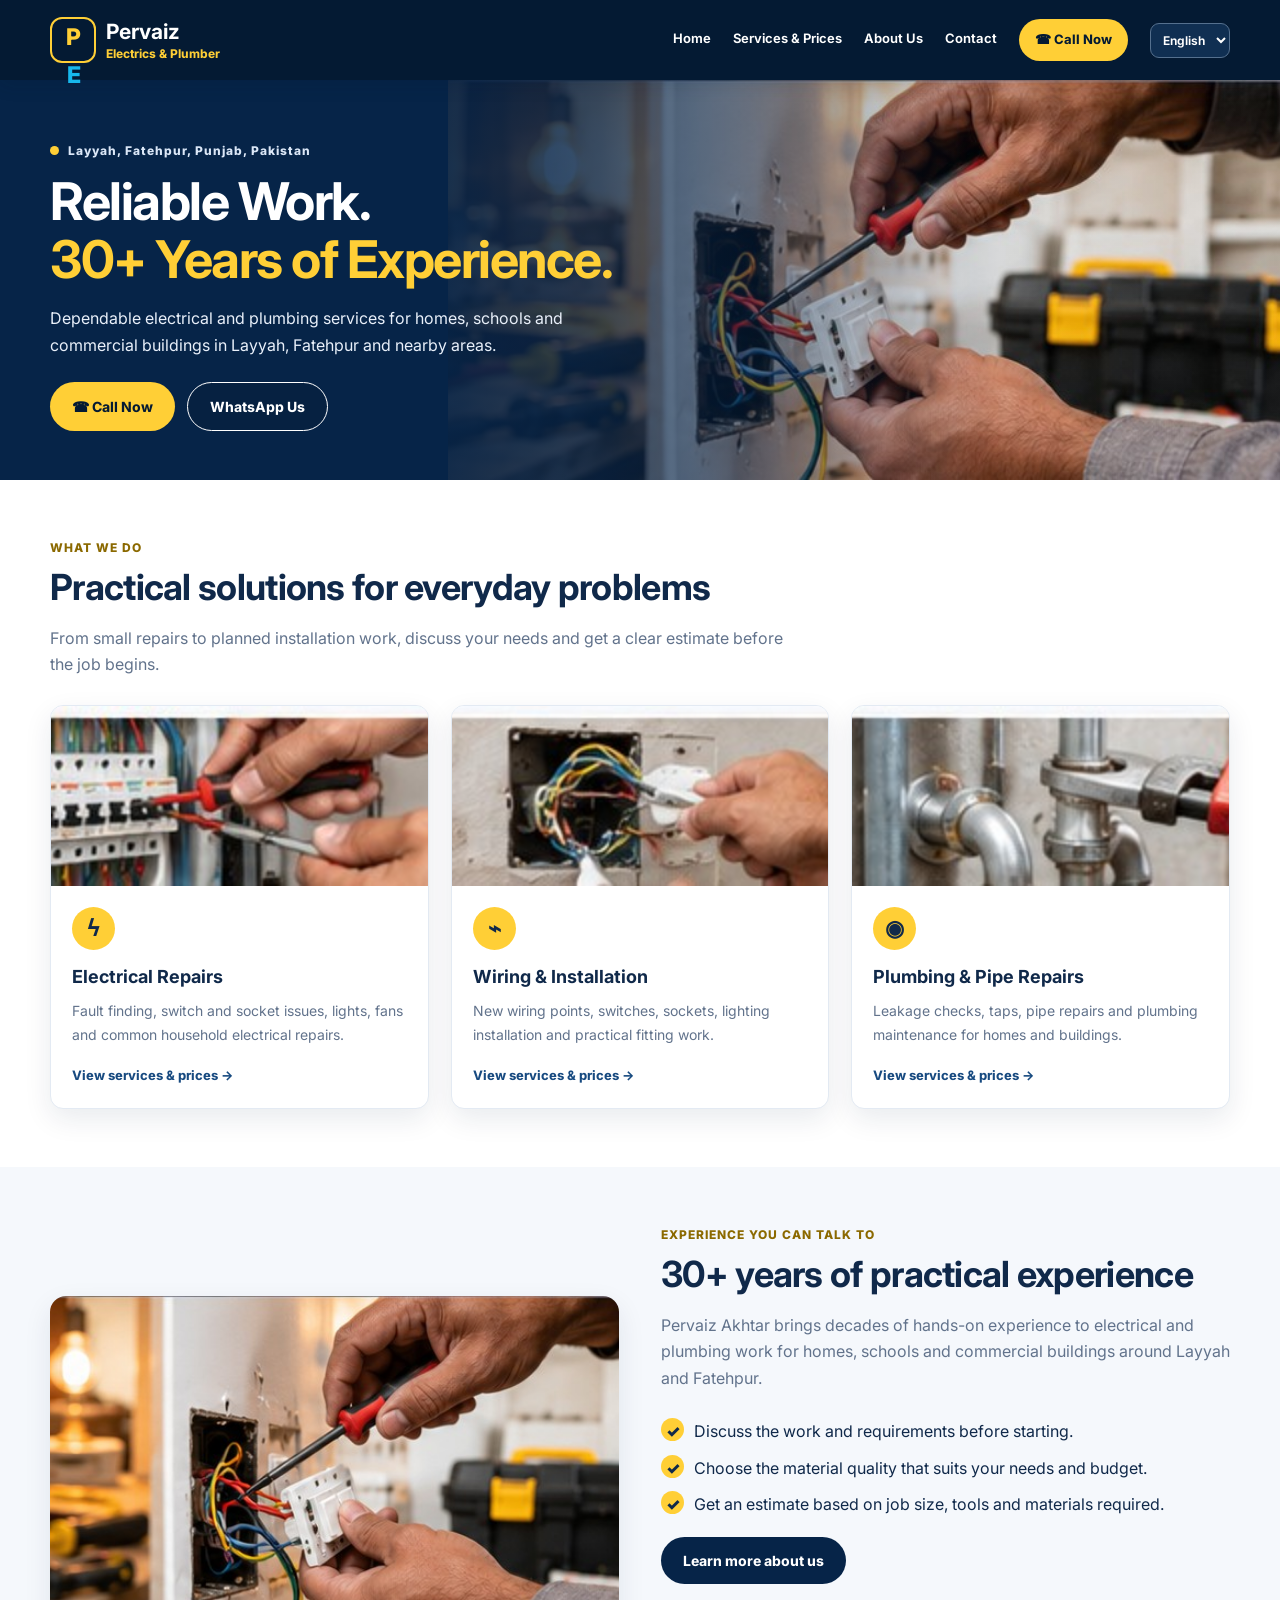
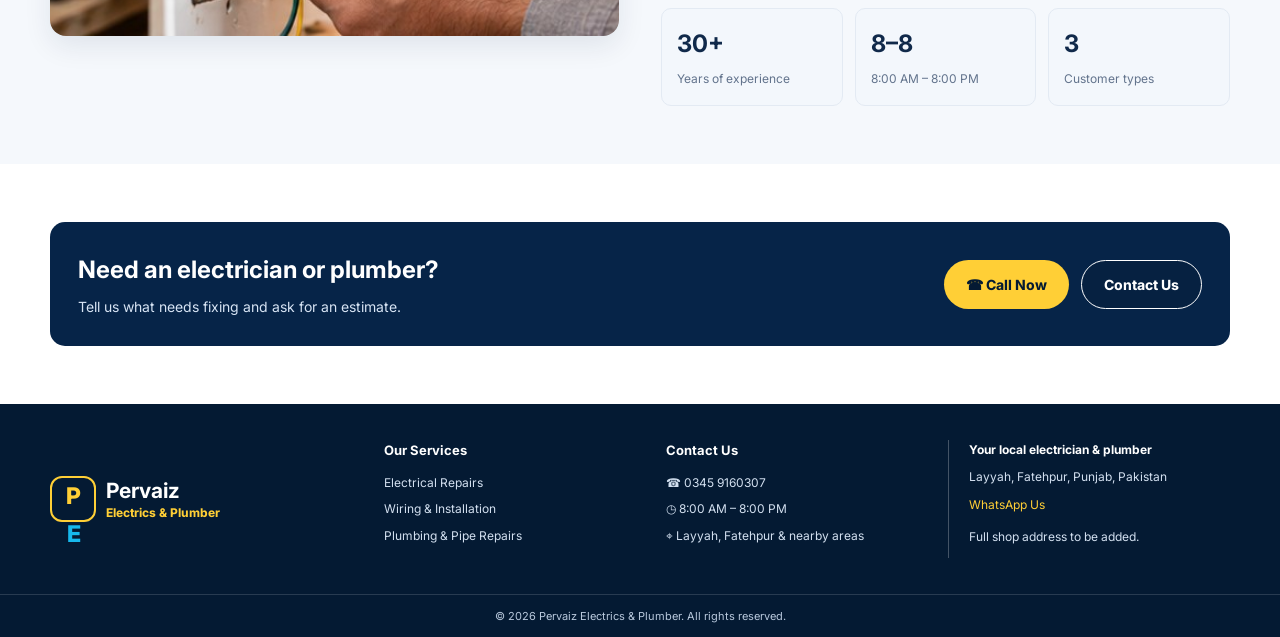
<file: index.html>
<!doctype html><html lang="en" dir="ltr"><head><meta charset="utf-8"><meta name="viewport" content="width=device-width,initial-scale=1"><meta name="description" content="Home - Pervaiz Electrics & Plumber, Layyah and Fatehpur."><title>Home | Pervaiz Electrics &amp; Plumber</title><link rel="stylesheet" href="style.css"></head><body data-page="home"><header class="site-header"><div class="container nav-wrap"><a class="brand" href="index.html"><span class="brand-symbol">P<span>E</span></span><span class="brand-text"><strong>Pervaiz</strong><span>Electrics &amp; Plumber</span></span></a><button class="menu-toggle" aria-label="Open menu" aria-expanded="false">☰</button><nav class="main-nav"><a data-nav="home" href="index.html" data-i18n="navHome">Home</a><a data-nav="services" href="services.html" data-i18n="navServices">Services &amp; Prices</a><a data-nav="about" href="about.html" data-i18n="navAbout">About Us</a><a data-nav="contact" href="contact.html" data-i18n="navContact">Contact</a><a class="nav-call" href="tel:+923459160307" data-i18n="callNow">☎ Call Now</a><select id="languageSelect" class="language-select" aria-label="Choose language"><option value="en">English</option><option value="ur">اردو</option></select></nav></div></header><main><section class="hero"><div class="container"><div class="hero-content"><p class="eyebrow" data-i18n="location">Layyah, Fatehpur, Punjab, Pakistan</p><h1 data-i18n="heroTitle">Reliable Work.<br><span>30+ Years of Experience.</span></h1><p data-i18n="heroDesc">Dependable electrical and plumbing services for homes, schools and commercial buildings in Layyah, Fatehpur and nearby areas.</p><div class="actions"><a class="button button-yellow" href="tel:+923459160307" data-i18n="callNow">☎ Call Now</a><a class="button button-outline" href="https://wa.me/923459160307" target="_blank" rel="noopener" data-i18n="whatsapp">WhatsApp Us</a></div></div></div></section>
<section class="section"><div class="container"><div class="section-head"><div class="kicker" data-i18n="whatWeDo">What We Do</div><h2 data-i18n="homeServicesTitle">Practical solutions for everyday problems</h2><p data-i18n="homeServicesDesc">From small repairs to planned installation work, discuss your needs and get a clear estimate before the job begins.</p></div><div class="grid-3">
<article class="card"><img src="assets/electrical-repairs.jpg" alt="Electrical repair work"><div class="card-body"><div class="icon-circle">ϟ</div><h3 data-i18n="electrical">Electrical Repairs</h3><p data-i18n="electricalDesc">Fault finding, switch and socket issues, lights, fans and common household electrical repairs.</p><a class="text-link" href="services.html" data-i18n="viewPrices">View services &amp; prices →</a></div></article>
<article class="card"><img src="assets/wiring-installation.jpg" alt="House wiring work"><div class="card-body"><div class="icon-circle">⌁</div><h3 data-i18n="wiring">Wiring &amp; Installation</h3><p data-i18n="wiringDesc">New wiring points, switches, sockets, lighting installation and practical fitting work.</p><a class="text-link" href="services.html" data-i18n="viewPrices">View services &amp; prices →</a></div></article>
<article class="card"><img src="assets/plumbing-repairs.jpg" alt="Plumbing pipe repair"><div class="card-body"><div class="icon-circle">◉</div><h3 data-i18n="plumbing">Plumbing &amp; Pipe Repairs</h3><p data-i18n="plumbingDesc">Leakage checks, taps, pipe repairs and plumbing maintenance for homes and buildings.</p><a class="text-link" href="services.html" data-i18n="viewPrices">View services &amp; prices →</a></div></article></div></div></section>
<section class="section section-alt"><div class="container split"><div class="split-image"><img src="assets/hero-electrician.jpg" alt="Hands-on electrical repair"></div><div><div class="kicker" data-i18n="aboutKicker">Experience you can talk to</div><div class="section-head"><h2 data-i18n="aboutTitle">30+ years of practical experience</h2><p data-i18n="aboutDesc">Pervaiz Akhtar brings decades of hands-on experience to electrical and plumbing work for homes, schools and commercial buildings around Layyah and Fatehpur.</p></div><ul class="check-list"><li data-i18n="aboutPoint1">Discuss the work and requirements before starting.</li><li data-i18n="aboutPoint2">Choose the material quality that suits your needs and budget.</li><li data-i18n="aboutPoint3">Get an estimate based on job size, tools and materials required.</li></ul><a class="button button-dark" href="about.html" data-i18n="learnAbout">Learn more about us</a><div class="stats"><div class="stat"><strong>30+</strong><span data-i18n="yearsExperience">Years of experience</span></div><div class="stat"><strong>8–8</strong><span data-i18n="hours">8 AM – 8 PM</span></div><div class="stat"><strong>3</strong><span data-i18n="customerTypes">Customer types</span></div></div></div></div></section>
<section class="section"><div class="container"><div class="cta-band"><div><h2 data-i18n="ctaTitle">Need an electrician or plumber?</h2><p data-i18n="ctaDesc">Tell us what needs fixing and ask for an estimate.</p></div><div class="actions" style="margin:0"><a class="button button-yellow" href="tel:+923459160307" data-i18n="callNow">Call Now</a><a class="button button-outline" href="contact.html" data-i18n="contactUs">Contact Us</a></div></div></div></section></main><footer class="site-footer"><div class="container footer-grid"><a class="brand" href="index.html"><span class="brand-symbol">P<span>E</span></span><span class="brand-text"><strong>Pervaiz</strong><span>Electrics &amp; Plumber</span></span></a><div class="footer-column"><h3 data-i18n="footerServices">Our Services</h3><a href="services.html" data-i18n="electrical">Electrical Repairs</a><a href="services.html" data-i18n="wiring">Wiring &amp; Installation</a><a href="services.html" data-i18n="plumbing">Plumbing &amp; Pipe Repairs</a></div><div class="footer-column"><h3 data-i18n="footerContact">Contact Us</h3><a href="tel:+923459160307">☎ 0345 9160307</a><span>◷ <span data-i18n="hours">8:00 AM – 8:00 PM</span></span><span>⌖ <span data-i18n="areas">Layyah, Fatehpur &amp; nearby areas</span></span></div><div class="footer-trust"><strong data-i18n="footerTag">Your local electrician &amp; plumber</strong><span data-i18n="location">Layyah, Fatehpur, Punjab, Pakistan</span><br><a href="https://wa.me/923459160307" target="_blank" rel="noopener" data-i18n="whatsapp">WhatsApp Us</a><p data-i18n="addressPlaceholder">Full shop address to be added.</p></div></div><div class="copyright"><div class="container">© <span id="year"></span> Pervaiz Electrics &amp; Plumber. <span data-i18n="rights">All rights reserved.</span></div></footer><script src="script.js"></script></body></html>
</file>
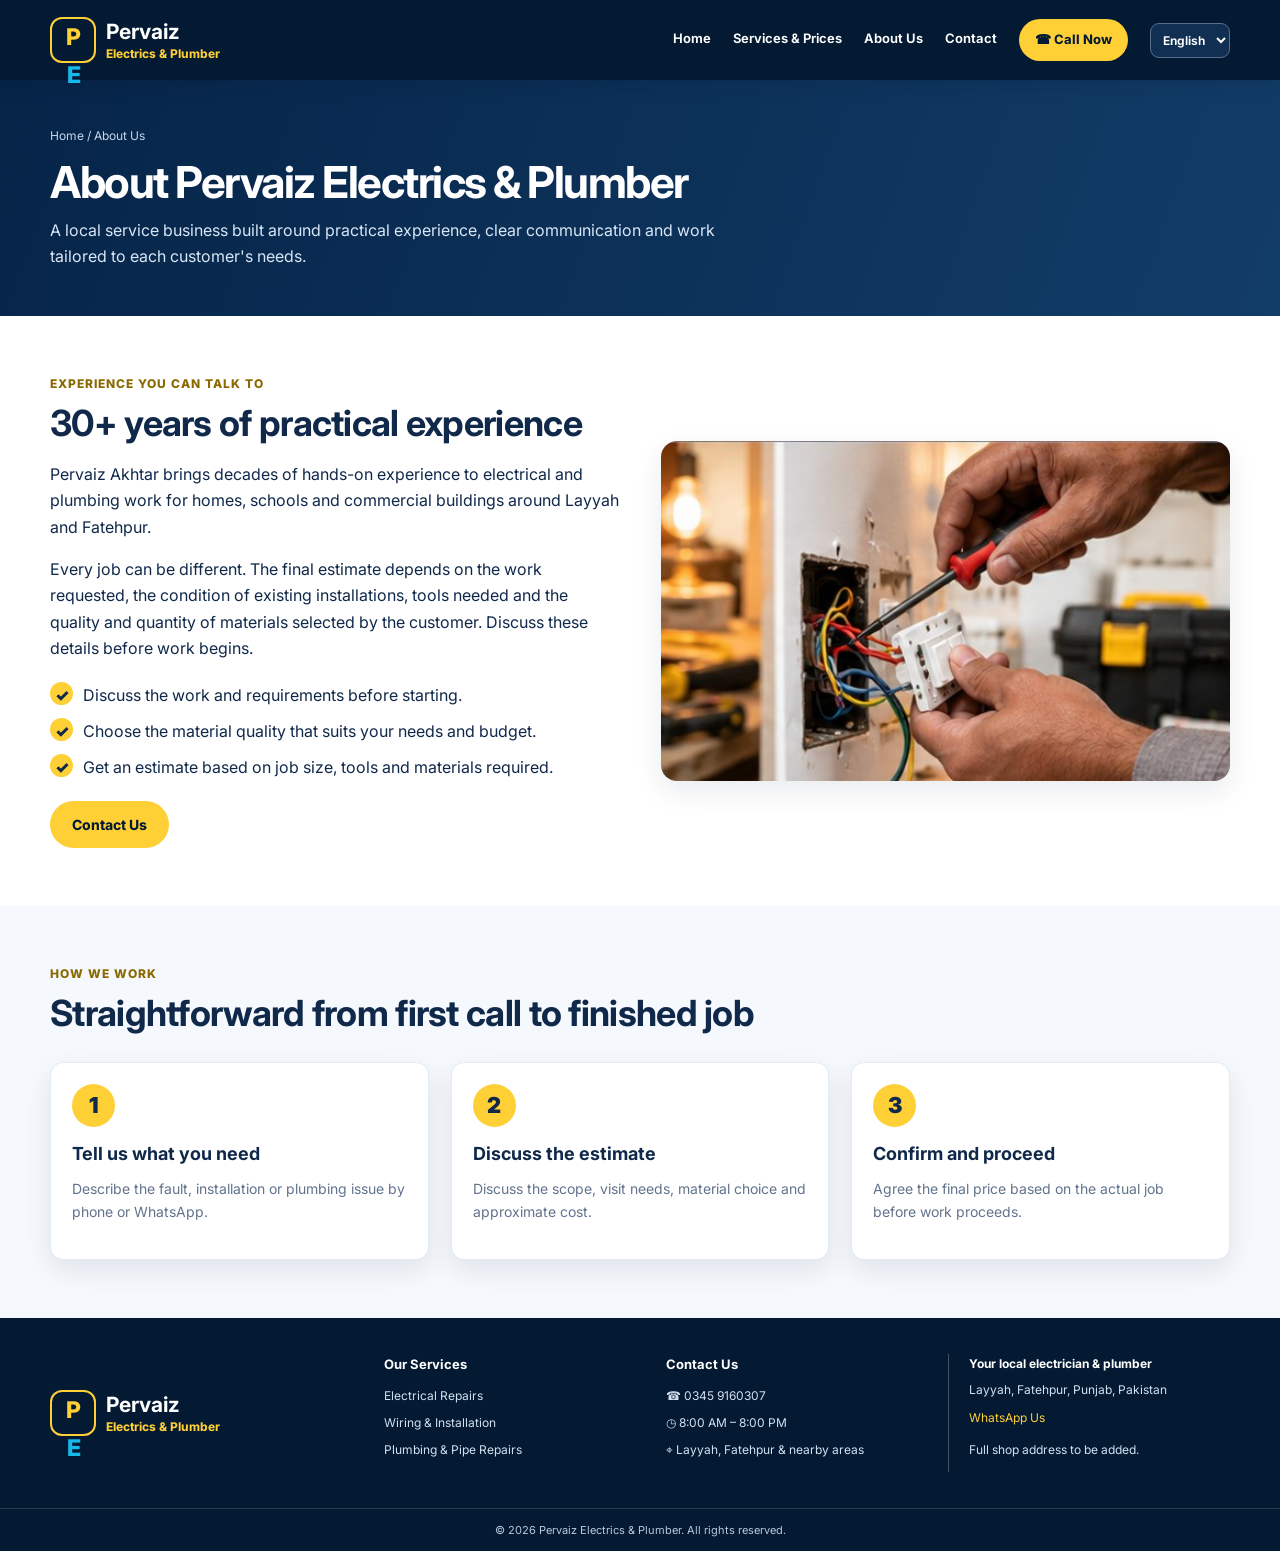
<file: about.html>
<!doctype html><html lang="en" dir="ltr"><head><meta charset="utf-8"><meta name="viewport" content="width=device-width,initial-scale=1"><meta name="description" content="About Us - Pervaiz Electrics & Plumber, Layyah and Fatehpur."><title>About Us | Pervaiz Electrics &amp; Plumber</title><link rel="stylesheet" href="style.css"></head><body data-page="about"><header class="site-header"><div class="container nav-wrap"><a class="brand" href="index.html"><span class="brand-symbol">P<span>E</span></span><span class="brand-text"><strong>Pervaiz</strong><span>Electrics &amp; Plumber</span></span></a><button class="menu-toggle" aria-label="Open menu" aria-expanded="false">☰</button><nav class="main-nav"><a data-nav="home" href="index.html" data-i18n="navHome">Home</a><a data-nav="services" href="services.html" data-i18n="navServices">Services &amp; Prices</a><a data-nav="about" href="about.html" data-i18n="navAbout">About Us</a><a data-nav="contact" href="contact.html" data-i18n="navContact">Contact</a><a class="nav-call" href="tel:+923459160307" data-i18n="callNow">☎ Call Now</a><select id="languageSelect" class="language-select" aria-label="Choose language"><option value="en">English</option><option value="ur">اردو</option></select></nav></div></header><main><section class="page-hero"><div class="container"><div class="breadcrumbs" data-i18n="breadcrumbAbout">Home / About Us</div><h1 data-i18n="aboutPageTitle">About Pervaiz Electrics &amp; Plumber</h1><p data-i18n="aboutPageIntro">A local service business built around practical experience, clear communication and work tailored to each customer's needs.</p></div></section><section class="section"><div class="container split"><div><div class="kicker" data-i18n="aboutKicker">Experience you can talk to</div><h2 data-i18n="aboutTitle">30+ years of practical experience</h2><p data-i18n="aboutDesc">Pervaiz Akhtar brings decades of hands-on experience to electrical and plumbing work for homes, schools and commercial buildings around Layyah and Fatehpur.</p><p data-i18n="aboutLong">Every job can be different. The final estimate depends on the work requested, the condition of existing installations, tools needed and the quality and quantity of materials selected by the customer. Discuss these details before work begins.</p><ul class="check-list"><li data-i18n="aboutPoint1">Discuss the work and requirements before starting.</li><li data-i18n="aboutPoint2">Choose the material quality that suits your needs and budget.</li><li data-i18n="aboutPoint3">Get an estimate based on job size, tools and materials required.</li></ul><a class="button button-yellow" href="contact.html" data-i18n="contactUs">Contact Us</a></div><div class="split-image"><img src="assets/hero-electrician.jpg" alt="Hands-on electrical repair work"></div></div></section><section class="section section-alt"><div class="container"><div class="section-head"><div class="kicker" data-i18n="howWeWork">How We Work</div><h2 data-i18n="approachTitle">Straightforward from first call to finished job</h2></div><div class="grid-3"><article class="card"><div class="card-body"><div class="icon-circle">1</div><h3 data-i18n="step1Title">Tell us what you need</h3><p data-i18n="step1Desc">Describe the fault, installation or plumbing issue by phone or WhatsApp.</p></div></article><article class="card"><div class="card-body"><div class="icon-circle">2</div><h3 data-i18n="step2Title">Discuss the estimate</h3><p data-i18n="step2Desc">Discuss the scope, visit needs, material choice and approximate cost.</p></div></article><article class="card"><div class="card-body"><div class="icon-circle">3</div><h3 data-i18n="step3Title">Confirm and proceed</h3><p data-i18n="step3Desc">Agree the final price based on the actual job before work proceeds.</p></div></article></div></div></section></main><footer class="site-footer"><div class="container footer-grid"><a class="brand" href="index.html"><span class="brand-symbol">P<span>E</span></span><span class="brand-text"><strong>Pervaiz</strong><span>Electrics &amp; Plumber</span></span></a><div class="footer-column"><h3 data-i18n="footerServices">Our Services</h3><a href="services.html" data-i18n="electrical">Electrical Repairs</a><a href="services.html" data-i18n="wiring">Wiring &amp; Installation</a><a href="services.html" data-i18n="plumbing">Plumbing &amp; Pipe Repairs</a></div><div class="footer-column"><h3 data-i18n="footerContact">Contact Us</h3><a href="tel:+923459160307">☎ 0345 9160307</a><span>◷ <span data-i18n="hours">8:00 AM – 8:00 PM</span></span><span>⌖ <span data-i18n="areas">Layyah, Fatehpur &amp; nearby areas</span></span></div><div class="footer-trust"><strong data-i18n="footerTag">Your local electrician &amp; plumber</strong><span data-i18n="location">Layyah, Fatehpur, Punjab, Pakistan</span><br><a href="https://wa.me/923459160307" target="_blank" rel="noopener" data-i18n="whatsapp">WhatsApp Us</a><p data-i18n="addressPlaceholder">Full shop address to be added.</p></div></div><div class="copyright"><div class="container">© <span id="year"></span> Pervaiz Electrics &amp; Plumber. <span data-i18n="rights">All rights reserved.</span></div></footer><script src="script.js"></script></body></html>
</file>
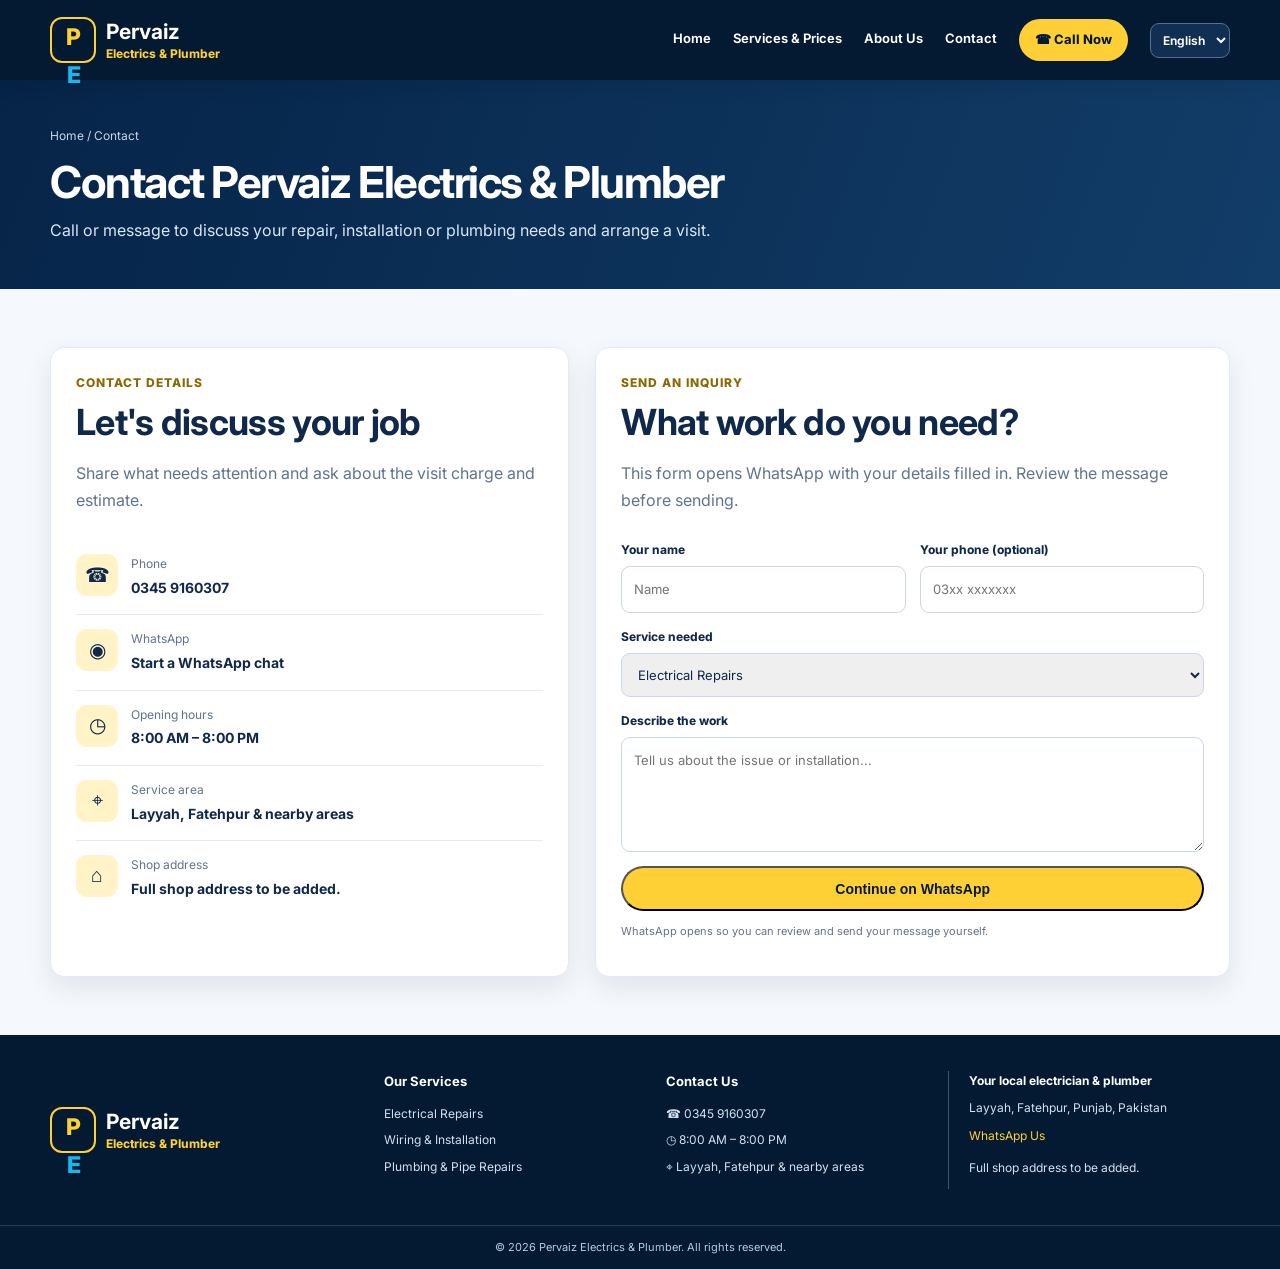
<file: contact.html>
<!doctype html><html lang="en" dir="ltr"><head><meta charset="utf-8"><meta name="viewport" content="width=device-width,initial-scale=1"><meta name="description" content="Contact - Pervaiz Electrics & Plumber, Layyah and Fatehpur."><title>Contact | Pervaiz Electrics &amp; Plumber</title><link rel="stylesheet" href="style.css"></head><body data-page="contact"><header class="site-header"><div class="container nav-wrap"><a class="brand" href="index.html"><span class="brand-symbol">P<span>E</span></span><span class="brand-text"><strong>Pervaiz</strong><span>Electrics &amp; Plumber</span></span></a><button class="menu-toggle" aria-label="Open menu" aria-expanded="false">☰</button><nav class="main-nav"><a data-nav="home" href="index.html" data-i18n="navHome">Home</a><a data-nav="services" href="services.html" data-i18n="navServices">Services &amp; Prices</a><a data-nav="about" href="about.html" data-i18n="navAbout">About Us</a><a data-nav="contact" href="contact.html" data-i18n="navContact">Contact</a><a class="nav-call" href="tel:+923459160307" data-i18n="callNow">☎ Call Now</a><select id="languageSelect" class="language-select" aria-label="Choose language"><option value="en">English</option><option value="ur">اردو</option></select></nav></div></header><main><section class="page-hero"><div class="container"><div class="breadcrumbs" data-i18n="breadcrumbContact">Home / Contact</div><h1 data-i18n="contactPageTitle">Contact Pervaiz Electrics &amp; Plumber</h1><p data-i18n="contactPageIntro">Call or message to discuss your repair, installation or plumbing needs and arrange a visit.</p></div></section><section class="section section-alt"><div class="container contact-layout"><div class="contact-panel"><div class="section-head"><div class="kicker" data-i18n="contactDetails">Contact Details</div><h2 data-i18n="talkToUs">Let's discuss your job</h2><p data-i18n="contactDetailDesc">Share what needs attention and ask about the visit charge and estimate.</p></div><div class="contact-row"><span class="contact-icon">☎</span><div><small data-i18n="phoneLabel">Phone</small><strong><a href="tel:+923459160307">0345 9160307</a></strong></div></div><div class="contact-row"><span class="contact-icon">◉</span><div><small>WhatsApp</small><strong><a href="https://wa.me/923459160307" target="_blank" rel="noopener" data-i18n="startWhatsapp">Start a WhatsApp chat</a></strong></div></div><div class="contact-row"><span class="contact-icon">◷</span><div><small data-i18n="hoursLabel">Opening hours</small><strong data-i18n="hours">8:00 AM – 8:00 PM</strong></div></div><div class="contact-row"><span class="contact-icon">⌖</span><div><small data-i18n="serviceAreaLabel">Service area</small><strong data-i18n="areas">Layyah, Fatehpur &amp; nearby areas</strong></div></div><div class="contact-row"><span class="contact-icon">⌂</span><div><small data-i18n="shopAddress">Shop address</small><strong data-i18n="addressPlaceholder">Full shop address to be added.</strong></div></div></div>
<div class="form-panel"><div class="section-head"><div class="kicker" data-i18n="sendInquiry">Send an inquiry</div><h2 data-i18n="inquiryTitle">What work do you need?</h2><p data-i18n="inquiryDesc">This form opens WhatsApp with your details filled in. Review the message before sending.</p></div><form id="inquiryForm"><div class="form-grid"><div class="field"><label for="customerName" data-i18n="yourName">Your name</label><input id="customerName" name="name" required placeholder="Name"></div><div class="field"><label for="customerPhone" data-i18n="yourPhone">Your phone (optional)</label><input id="customerPhone" name="phone" type="tel" placeholder="03xx xxxxxxx"></div><div class="field full"><label for="jobType" data-i18n="serviceNeeded">Service needed</label><select id="jobType" name="service"><option value="Electrical repairs" data-i18n="electrical">Electrical Repairs</option><option value="Wiring & Installation" data-i18n="wiring">Wiring &amp; Installation</option><option value="Plumbing & Pipe Repairs" data-i18n="plumbing">Plumbing &amp; Pipe Repairs</option><option value="Visit / inspection" data-i18n="visit">Visit / inspection</option><option value="Other" data-i18n="other">Other</option></select></div><div class="field full"><label for="jobDetails" data-i18n="jobDetails">Describe the work</label><textarea id="jobDetails" name="details" required placeholder="Tell us about the issue or installation..."></textarea></div><div class="field full"><button class="button button-yellow" type="submit" data-i18n="sendWhatsapp">Continue on WhatsApp</button></div></div></form><p class="form-help" data-i18n="formPrivacy">WhatsApp opens so you can review and send your message yourself.</p></div></div></section></main><footer class="site-footer"><div class="container footer-grid"><a class="brand" href="index.html"><span class="brand-symbol">P<span>E</span></span><span class="brand-text"><strong>Pervaiz</strong><span>Electrics &amp; Plumber</span></span></a><div class="footer-column"><h3 data-i18n="footerServices">Our Services</h3><a href="services.html" data-i18n="electrical">Electrical Repairs</a><a href="services.html" data-i18n="wiring">Wiring &amp; Installation</a><a href="services.html" data-i18n="plumbing">Plumbing &amp; Pipe Repairs</a></div><div class="footer-column"><h3 data-i18n="footerContact">Contact Us</h3><a href="tel:+923459160307">☎ 0345 9160307</a><span>◷ <span data-i18n="hours">8:00 AM – 8:00 PM</span></span><span>⌖ <span data-i18n="areas">Layyah, Fatehpur &amp; nearby areas</span></span></div><div class="footer-trust"><strong data-i18n="footerTag">Your local electrician &amp; plumber</strong><span data-i18n="location">Layyah, Fatehpur, Punjab, Pakistan</span><br><a href="https://wa.me/923459160307" target="_blank" rel="noopener" data-i18n="whatsapp">WhatsApp Us</a><p data-i18n="addressPlaceholder">Full shop address to be added.</p></div></div><div class="copyright"><div class="container">© <span id="year"></span> Pervaiz Electrics &amp; Plumber. <span data-i18n="rights">All rights reserved.</span></div></footer><script src="script.js"></script></body></html>
</file>
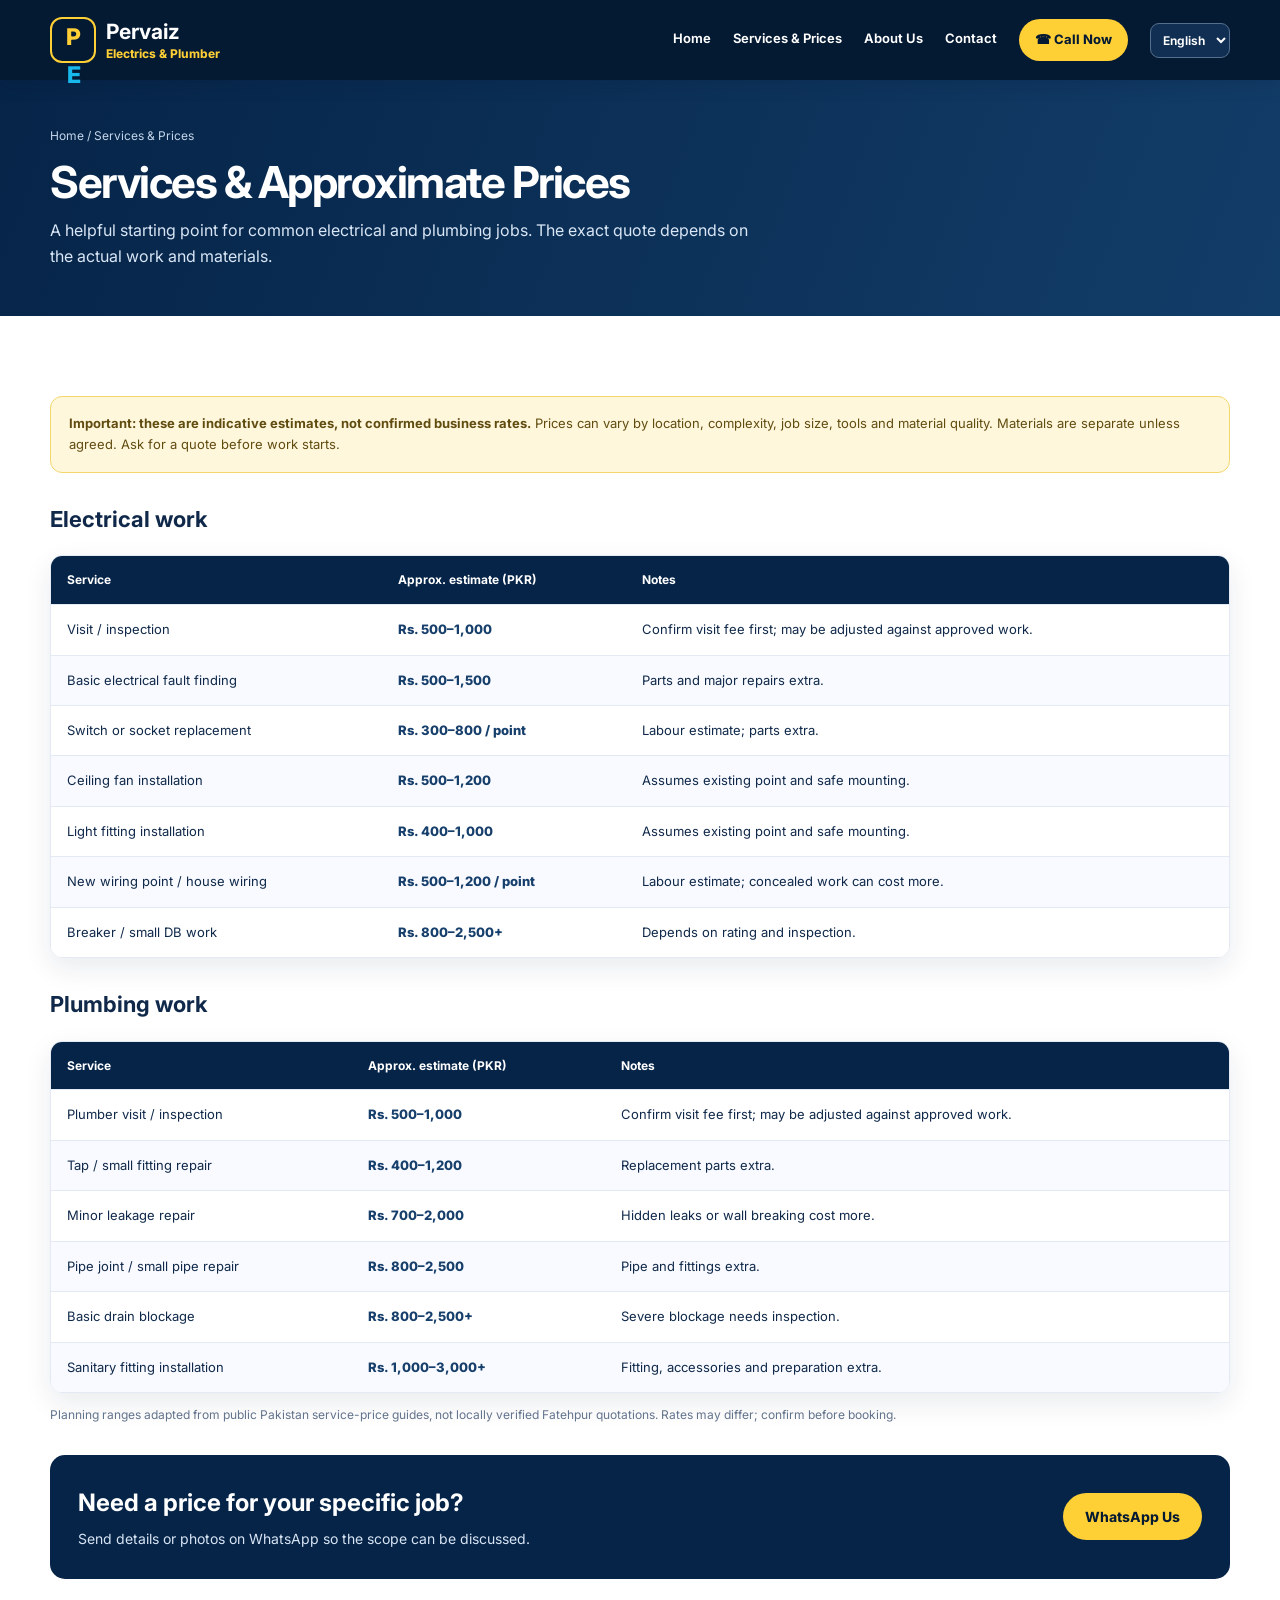
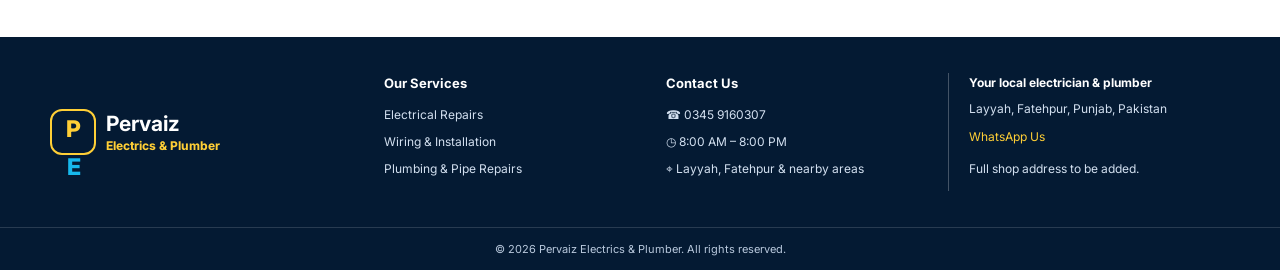
<file: services.html>
<!doctype html><html lang="en" dir="ltr"><head><meta charset="utf-8"><meta name="viewport" content="width=device-width,initial-scale=1"><meta name="description" content="Services & Prices - Pervaiz Electrics & Plumber, Layyah and Fatehpur."><title>Services & Prices | Pervaiz Electrics &amp; Plumber</title><link rel="stylesheet" href="style.css"></head><body data-page="services"><header class="site-header"><div class="container nav-wrap"><a class="brand" href="index.html"><span class="brand-symbol">P<span>E</span></span><span class="brand-text"><strong>Pervaiz</strong><span>Electrics &amp; Plumber</span></span></a><button class="menu-toggle" aria-label="Open menu" aria-expanded="false">☰</button><nav class="main-nav"><a data-nav="home" href="index.html" data-i18n="navHome">Home</a><a data-nav="services" href="services.html" data-i18n="navServices">Services &amp; Prices</a><a data-nav="about" href="about.html" data-i18n="navAbout">About Us</a><a data-nav="contact" href="contact.html" data-i18n="navContact">Contact</a><a class="nav-call" href="tel:+923459160307" data-i18n="callNow">☎ Call Now</a><select id="languageSelect" class="language-select" aria-label="Choose language"><option value="en">English</option><option value="ur">اردو</option></select></nav></div></header><main><section class="page-hero"><div class="container"><div class="breadcrumbs" data-i18n="breadcrumbServices">Home / Services &amp; Prices</div><h1 data-i18n="servicesPageTitle">Services &amp; Approximate Prices</h1><p data-i18n="servicesPageIntro">A helpful starting point for common electrical and plumbing jobs. The exact quote depends on the actual work and materials.</p></div></section><section class="section"><div class="container"><div class="price-note"><strong data-i18n="estimateOnly">Important: these are indicative estimates, not confirmed business rates.</strong> <span data-i18n="priceDisclaimer">Prices can vary by location, complexity, job size, tools and material quality. Materials are separate unless agreed. Ask for a quote before work starts.</span></div>
<div class="price-group"><h2 data-i18n="electricalPrices">Electrical work</h2><div class="table-wrap"><table><thead><tr><th data-i18n="thService">Service</th><th data-i18n="thEstimate">Approx. estimate (PKR)</th><th data-i18n="thNotes">Notes</th></tr></thead><tbody>
<tr><td data-i18n="visit">Visit / inspection</td><td class="price">Rs. 500–1,000</td><td data-i18n="visitNote">Confirm visit fee first; may be adjusted against approved work.</td></tr><tr><td data-i18n="faultFinding">Basic electrical fault finding</td><td class="price">Rs. 500–1,500</td><td data-i18n="faultNote">Parts and major repairs extra.</td></tr><tr><td data-i18n="switchSocket">Switch or socket replacement</td><td class="price">Rs. 300–800 / point</td><td data-i18n="labourParts">Labour estimate; parts extra.</td></tr><tr><td data-i18n="fanInstall">Ceiling fan installation</td><td class="price">Rs. 500–1,200</td><td data-i18n="existingPoint">Assumes existing point and safe mounting.</td></tr><tr><td data-i18n="lightInstall">Light fitting installation</td><td class="price">Rs. 400–1,000</td><td data-i18n="existingPoint">Fixture and new wiring extra.</td></tr><tr><td data-i18n="wiringPoint">New wiring point / house wiring</td><td class="price">Rs. 500–1,200 / point</td><td data-i18n="wiringNote">Labour estimate; concealed work can cost more.</td></tr><tr><td data-i18n="breaker">Breaker / small DB work</td><td class="price">Rs. 800–2,500+</td><td data-i18n="inspectionNeeded">Depends on rating and inspection.</td></tr></tbody></table></div></div>
<div class="price-group"><h2 data-i18n="plumbingPrices">Plumbing work</h2><div class="table-wrap"><table><thead><tr><th data-i18n="thService">Service</th><th data-i18n="thEstimate">Approx. estimate (PKR)</th><th data-i18n="thNotes">Notes</th></tr></thead><tbody>
<tr><td data-i18n="plumberVisit">Plumber visit / inspection</td><td class="price">Rs. 500–1,000</td><td data-i18n="visitNote">Confirm visit fee before booking.</td></tr><tr><td data-i18n="tapRepair">Tap / small fitting repair</td><td class="price">Rs. 400–1,200</td><td data-i18n="partsExtra">Replacement parts extra.</td></tr><tr><td data-i18n="leakRepair">Minor leakage repair</td><td class="price">Rs. 700–2,000</td><td data-i18n="leakNote">Hidden leaks or wall breaking cost more.</td></tr><tr><td data-i18n="pipeRepair">Pipe joint / small pipe repair</td><td class="price">Rs. 800–2,500</td><td data-i18n="pipeNote">Pipe and fittings extra.</td></tr><tr><td data-i18n="drain">Basic drain blockage</td><td class="price">Rs. 800–2,500+</td><td data-i18n="drainNote">Severe blockage needs inspection.</td></tr><tr><td data-i18n="sanitary">Sanitary fitting installation</td><td class="price">Rs. 1,000–3,000+</td><td data-i18n="sanitaryNote">Fitting, accessories and preparation extra.</td></tr></tbody></table></div></div>
<p class="table-caption" data-i18n="priceSourceNote">Planning ranges adapted from public Pakistan service-price guides, not locally verified Fatehpur quotations. Rates may differ; confirm before booking.</p><div class="cta-band" style="margin-top:30px"><div><h2 data-i18n="priceCtaTitle">Need a price for your specific job?</h2><p data-i18n="priceCtaDesc">Send details or photos on WhatsApp so the scope can be discussed.</p></div><a class="button button-yellow" href="https://wa.me/923459160307" target="_blank" rel="noopener" data-i18n="whatsapp">WhatsApp Us</a></div></div></section></main><footer class="site-footer"><div class="container footer-grid"><a class="brand" href="index.html"><span class="brand-symbol">P<span>E</span></span><span class="brand-text"><strong>Pervaiz</strong><span>Electrics &amp; Plumber</span></span></a><div class="footer-column"><h3 data-i18n="footerServices">Our Services</h3><a href="services.html" data-i18n="electrical">Electrical Repairs</a><a href="services.html" data-i18n="wiring">Wiring &amp; Installation</a><a href="services.html" data-i18n="plumbing">Plumbing &amp; Pipe Repairs</a></div><div class="footer-column"><h3 data-i18n="footerContact">Contact Us</h3><a href="tel:+923459160307">☎ 0345 9160307</a><span>◷ <span data-i18n="hours">8:00 AM – 8:00 PM</span></span><span>⌖ <span data-i18n="areas">Layyah, Fatehpur &amp; nearby areas</span></span></div><div class="footer-trust"><strong data-i18n="footerTag">Your local electrician &amp; plumber</strong><span data-i18n="location">Layyah, Fatehpur, Punjab, Pakistan</span><br><a href="https://wa.me/923459160307" target="_blank" rel="noopener" data-i18n="whatsapp">WhatsApp Us</a><p data-i18n="addressPlaceholder">Full shop address to be added.</p></div></div><div class="copyright"><div class="container">© <span id="year"></span> Pervaiz Electrics &amp; Plumber. <span data-i18n="rights">All rights reserved.</span></div></footer><script src="script.js"></script></body></html>
</file>
<file: style.css>
@import url('https://fonts.googleapis.com/css2?family=Inter:wght@400;500;600;700;800&family=Noto+Nastaliq+Urdu:wght@400;500;600;700&display=swap');
:root{--n:#062448;--d:#041a33;--y:#ffcf36;--p:#fff3c7;--ink:#10294a;--m:#62738c;--line:#e3eaf3;--bg:#f5f8fc;--shadow:0 10px 28px #08234517}
*{box-sizing:border-box}html{scroll-behavior:smooth;scroll-padding-top:90px}body{margin:0;font-family:Inter,Arial,sans-serif;color:var(--ink);line-height:1.65}a{color:inherit;text-decoration:none}img{max-width:100%;display:block}.container{width:min(1180px,calc(100% - 40px));margin:auto}.site-header{position:sticky;top:0;z-index:20;background:var(--d);color:white;box-shadow:0 4px 18px #00162a24}.nav-wrap{min-height:80px;display:flex;align-items:center;justify-content:space-between;gap:20px}.brand{display:flex;align-items:center;gap:10px;flex-shrink:0}.brand-symbol{width:46px;height:46px;border:2px solid var(--y);border-radius:12px;display:grid;place-items:center;color:var(--y);font-size:23px;font-weight:800;letter-spacing:-4px;padding-right:3px}.brand-symbol span{color:#17b8ec}.brand-text{display:flex;flex-direction:column;line-height:1.1}.brand-text strong{font-size:21px}.brand-text span{font-size:12px;color:var(--y);font-weight:750;margin-top:4px}.main-nav{display:flex;align-items:center;gap:22px;font-size:13px;font-weight:650}.main-nav>a:not(.nav-call){padding:27px 0;border-bottom:3px solid transparent}.main-nav>a:hover,.main-nav>a.active{color:var(--y);border-color:var(--y)}.nav-call,.button{display:inline-flex;align-items:center;justify-content:center;gap:8px;border-radius:28px;font-weight:750;transition:.2s}.nav-call{padding:10px 16px;background:var(--y);color:var(--d)}.button{padding:12px 22px;min-height:45px;font-size:14px}.button:hover,.nav-call:hover{transform:translateY(-2px)}.button-yellow{background:var(--y);color:var(--d)}.button-outline{border:1px solid white;color:white;background:#071e3d88}.button-dark{background:var(--n);color:white}.language-select{background:#102f52;color:white;border:1px solid #55708e;border-radius:9px;padding:8px;font:inherit;font-size:12px}.menu-toggle{display:none;background:none;border:0;color:white;font-size:27px}.hero{position:relative;isolation:isolate;overflow:hidden;min-height:400px;background:var(--n);color:white;display:flex;align-items:center}.hero:before{content:'';position:absolute;inset:0 0 0 35%;z-index:-2;background:url('assets/hero-electrician.jpg') center/cover no-repeat}.hero:after{content:'';position:absolute;inset:0;z-index:-1;background:linear-gradient(90deg,var(--n) 0%,#062448f5 31%,#062448c9 47%,#06244808 78%)}.hero-content{padding:48px 0;max-width:610px}.eyebrow,.kicker{font-size:12px;font-weight:800;letter-spacing:1px}.eyebrow{color:#dbe7f7;margin-bottom:12px}.eyebrow:before{content:' ';display:inline-block;width:9px;height:9px;background:var(--y);border-radius:50%;margin-right:9px}h1{font-size:clamp(34px,4.2vw,52px);line-height:1.12;letter-spacing:-1.5px;margin:0 0 16px}h1 span,.accent{color:var(--y)}.hero-content>p:not(.eyebrow){font-size:16px;color:#e9f0fa;max-width:550px}.actions{display:flex;gap:12px;flex-wrap:wrap;margin-top:24px}.section{padding:58px 0}.section-alt{background:var(--bg)}.section-head{max-width:740px;margin-bottom:27px}.kicker{color:#8b6900;text-transform:uppercase;margin-bottom:8px}.section-head h2,.split h2{font-size:clamp(27px,3vw,36px);line-height:1.2;letter-spacing:-.7px;margin:0 0 10px}.section-head p,.muted{color:var(--m)}.grid-3{display:grid;grid-template-columns:repeat(3,minmax(0,1fr));gap:22px}.card{border:1px solid var(--line);border-radius:13px;overflow:hidden;background:white;box-shadow:var(--shadow);transition:.2s}.card:hover{transform:translateY(-4px)}.card>img{height:180px;width:100%;object-fit:cover}.card-body{padding:21px}.icon-circle{height:43px;width:43px;border-radius:50%;display:grid;place-items:center;background:var(--y);font-size:22px;font-weight:900;margin-bottom:12px}.card h3{font-size:18px;margin:0 0 8px}.card p{font-size:14px;color:var(--m);margin:0 0 15px}.text-link{font-size:13px;font-weight:750;color:#174a80}.split{display:grid;grid-template-columns:1fr 1fr;gap:42px;align-items:center}.split-image{border-radius:16px;overflow:hidden;box-shadow:var(--shadow)}.split-image img{width:100%;height:340px;object-fit:cover}.check-list{list-style:none;padding:0;margin:20px 0;display:grid;gap:10px}.check-list li:before{content:'✓';display:inline-grid;place-items:center;background:var(--y);width:23px;height:23px;border-radius:50%;font-weight:900;margin-right:10px}.stats{display:grid;grid-template-columns:repeat(3,1fr);gap:12px;margin-top:24px}.stat{background:#f3f7fc;border:1px solid var(--line);border-radius:10px;padding:15px}.stat strong{display:block;font-size:24px}.stat span{font-size:12px;color:var(--m)}.cta-band{background:var(--n);color:white;border-radius:15px;padding:28px;display:flex;align-items:center;justify-content:space-between;gap:20px}.cta-band h2{margin:0 0 5px;font-size:24px}.cta-band p{margin:0;color:#d7e4f4;font-size:14px}.page-hero{background:linear-gradient(110deg,var(--n),#123d68);color:white;padding:46px 0}.page-hero h1{font-size:clamp(32px,4vw,44px);margin-bottom:10px}.page-hero p{max-width:720px;color:#d9e6f6;margin:0}.breadcrumbs{font-size:12px;color:#c4d6eb;margin-bottom:12px}.price-note{background:#fff7dc;border:1px solid #f3d66c;border-radius:12px;padding:16px 18px;font-size:13px;color:#614c10;margin:22px 0}.price-group{margin-top:28px}.price-group h2{font-size:22px}.table-wrap{overflow-x:auto;border:1px solid var(--line);border-radius:12px;box-shadow:var(--shadow)}table{border-collapse:collapse;width:100%;min-width:620px;background:white}th,td{text-align:left;padding:14px 16px;border-bottom:1px solid var(--line);font-size:13px}th{background:var(--n);color:white;font-size:12px}tbody tr:nth-child(even){background:#f8faff}tbody tr:last-child td{border:0}.price{font-weight:800;color:#173f6c;white-space:nowrap}.table-caption{font-size:12px;color:var(--m);margin-top:12px}.contact-layout{display:grid;grid-template-columns:.9fr 1.1fr;gap:26px}.contact-panel,.form-panel{padding:25px;border:1px solid var(--line);border-radius:14px;box-shadow:var(--shadow);background:white}.contact-row{display:flex;gap:13px;padding:14px 0;border-bottom:1px solid var(--line)}.contact-row:last-child{border:0}.contact-icon{width:42px;height:42px;border-radius:11px;background:var(--p);display:grid;place-items:center;font-size:20px;flex-shrink:0}.contact-row small{display:block;color:var(--m);font-size:12px}.contact-row strong{font-size:14px}.form-grid{display:grid;grid-template-columns:1fr 1fr;gap:14px}.field{display:grid;gap:6px}.field.full{grid-column:1/-1}.field label{font-size:12px;font-weight:750}.field input,.field select,.field textarea{width:100%;border:1px solid #ccd7e5;border-radius:9px;padding:12px;font:inherit;font-size:13px;color:var(--ink)}.field textarea{min-height:115px;resize:vertical}.form-help{font-size:11px;color:var(--m)}.site-footer{background:var(--d);color:white}.footer-grid{display:grid;grid-template-columns:1.2fr 1fr 1fr 1.1fr;gap:26px;padding:36px 0}.footer-column{display:flex;flex-direction:column;gap:7px;font-size:12px;color:#d3e0f0}.footer-column h3{font-size:13px;color:white;margin:0 0 4px}.footer-column a:hover,.footer-trust a:hover{color:var(--y)}.footer-trust{border-left:1px solid #ffffff40;padding-left:20px;font-size:12px;color:#d3e0f0}.footer-trust strong{display:block;color:white;margin-bottom:7px}.footer-trust a{display:inline-block;color:var(--y);margin-top:8px}.copyright{border-top:1px solid #ffffff25;padding:12px 0;text-align:center;color:#b9c9dd;font-size:11px}.urdu-text{font-family:'Noto Nastaliq Urdu',serif;line-height:2.1}.urdu-text h1,.urdu-text h2,.urdu-text h3,.urdu-text p,.urdu-text a,.urdu-text label,.urdu-text th,.urdu-text td,.urdu-text button{font-family:'Noto Nastaliq Urdu',serif;letter-spacing:0}.urdu-text .brand-text,.urdu-text .language-select{font-family:Inter,Arial,sans-serif}.urdu-text .check-list li:before{margin-right:0;margin-left:10px}
@media(max-width:980px){.main-nav{gap:12px;font-size:12px}.brand-text strong{font-size:18px}.grid-3{gap:14px}.footer-grid{grid-template-columns:repeat(2,1fr)}.hero:before{left:28%}.hero:after{background:linear-gradient(90deg,var(--n) 0%,#062448f2 38%,#062448b8 58%,#06244808 100%)}}
@media(max-width:740px){.container{width:calc(100% - 32px)}.nav-wrap{min-height:70px}.menu-toggle{display:block;cursor:pointer}.main-nav{display:none;position:absolute;top:100%;left:0;right:0;background:var(--d);padding:12px 18px 18px;align-items:stretch;flex-direction:column;gap:0}.main-nav.open{display:flex}.main-nav>a:not(.nav-call){padding:12px 4px;border-bottom:1px solid #ffffff20}.language-select{margin-top:10px}.nav-call{margin-top:10px}.hero{min-height:550px;align-items:flex-end}.hero:before{inset:0;background-position:60% center}.hero:after{background:linear-gradient(0deg,#041a33 0%,#041a33f2 38%,#041a3380 70%,#041a3314 100%)}.hero-content{padding:38px 0}.hero-content>p:not(.eyebrow){font-size:14px}.section{padding:43px 0}.grid-3,.split,.contact-layout{grid-template-columns:1fr}.card>img{height:205px}.split{gap:25px}.split-image img{height:260px}.cta-band{align-items:flex-start;flex-direction:column;padding:23px}.page-hero{padding:35px 0}.form-grid{grid-template-columns:1fr}.field.full{grid-column:auto}.footer-grid{grid-template-columns:1fr 1fr;gap:22px 15px}.footer-trust{border:0;padding:0}.stats{gap:7px}.stat{padding:10px}.stat strong{font-size:19px}}
@media(max-width:420px){.brand-symbol{width:36px;height:36px;font-size:20px}.brand-text strong{font-size:16px}.brand-text span{font-size:10px}.hero h1{font-size:34px}.actions .button{flex:1;padding-inline:10px;font-size:12px}.stats,.footer-grid{grid-template-columns:1fr}.service-detail{grid-template-columns:75px 1fr}}
</file>
